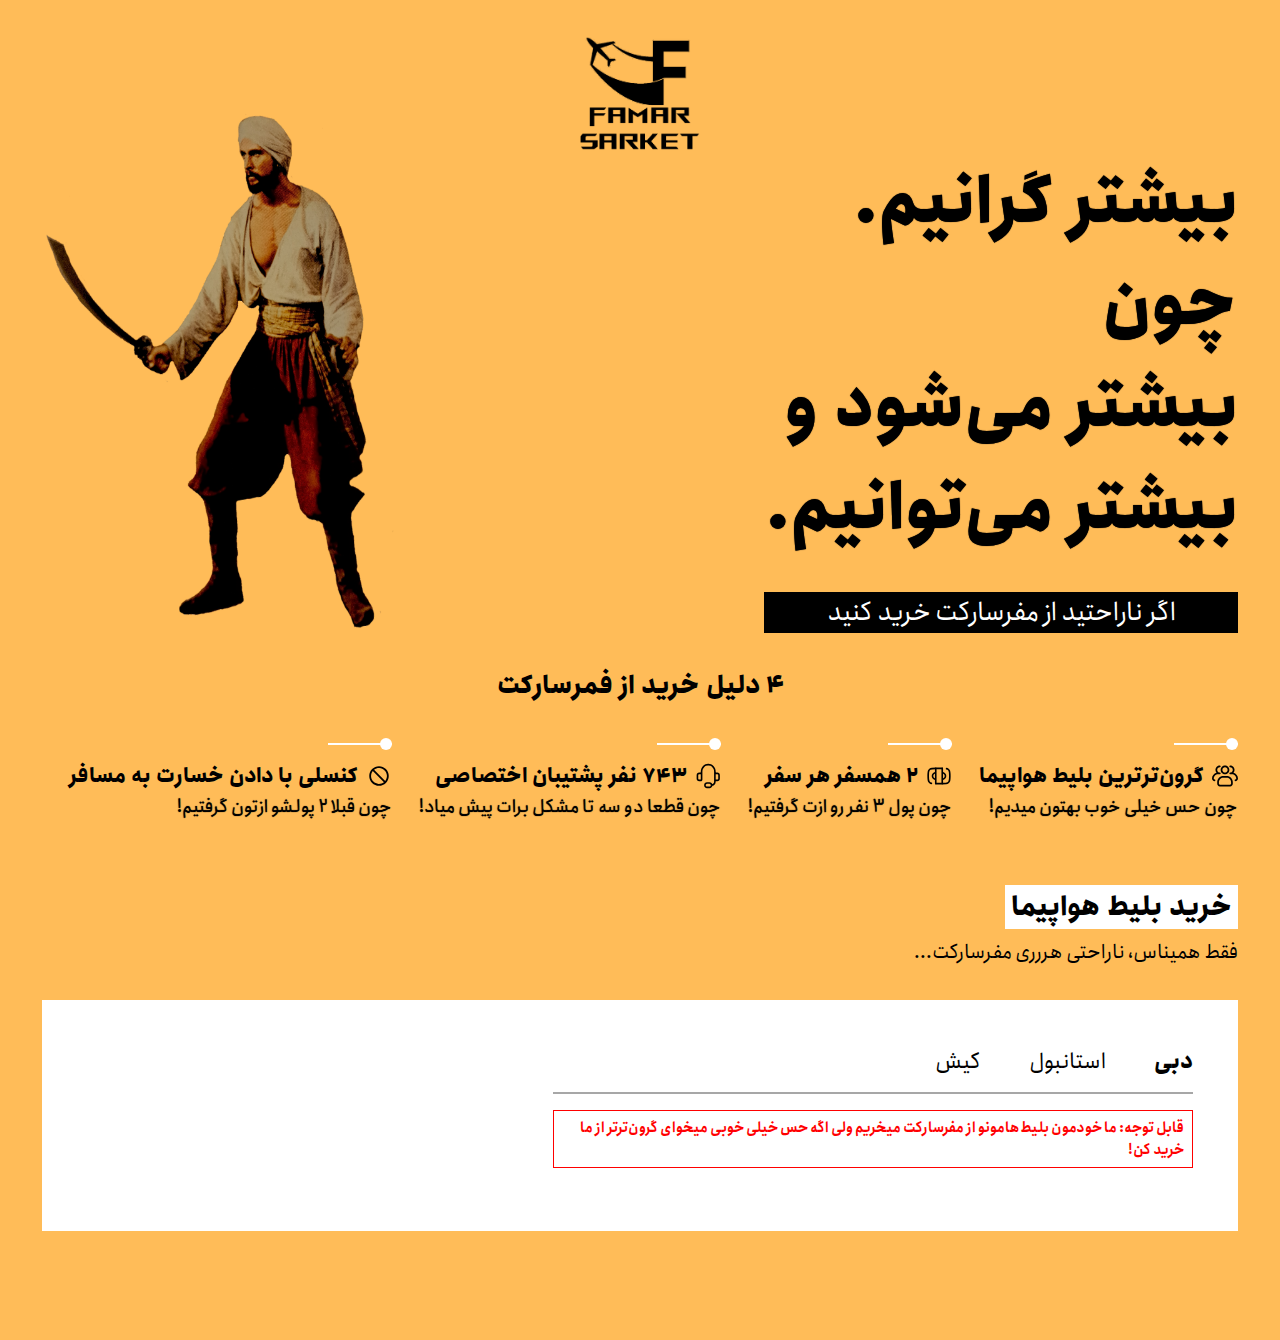
<file: index.html>
<html xmlns="http://www.w3.org/1999/xhtml" lang="en">


	<meta HTTP-EQUIV="Refresh" CONTENT="0; URL=famarsarket.com/index.html">


<!-- ==================== Start epilogue ==================== -->
</body>

</html>
</file>
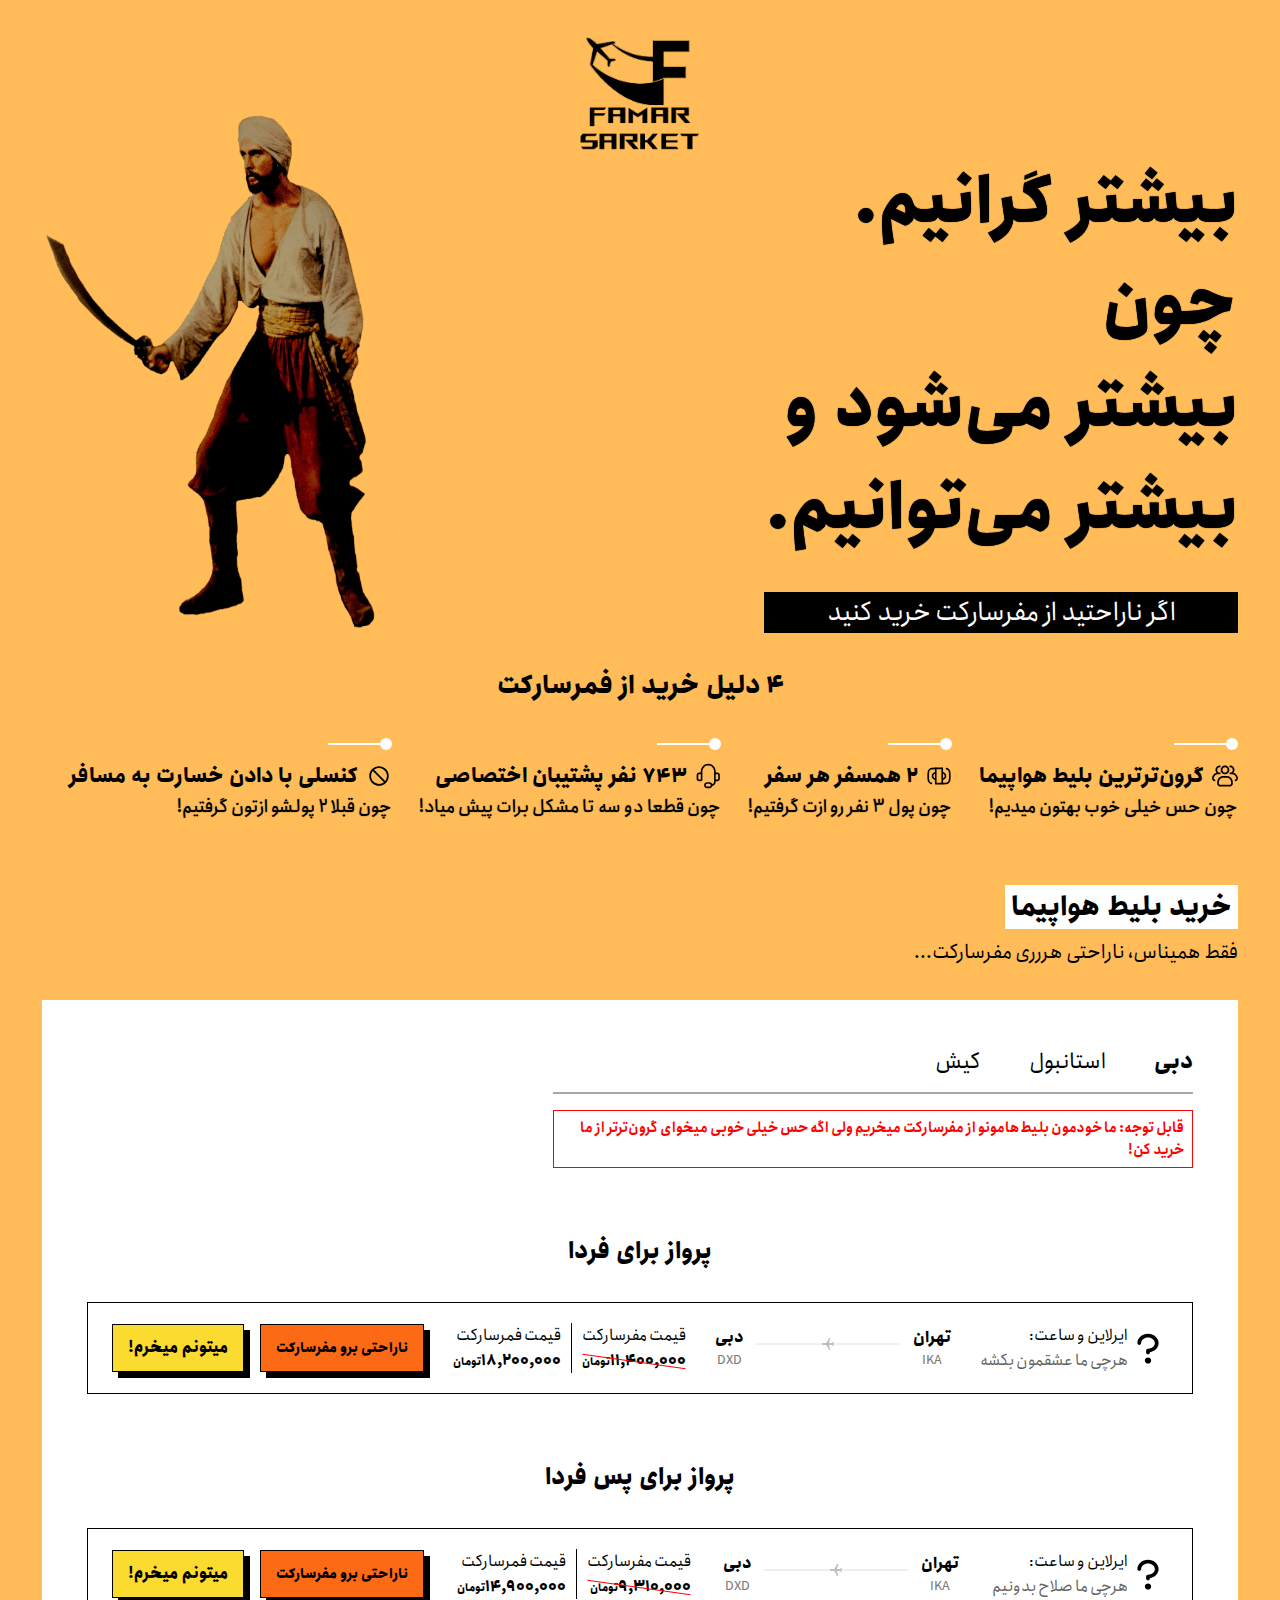
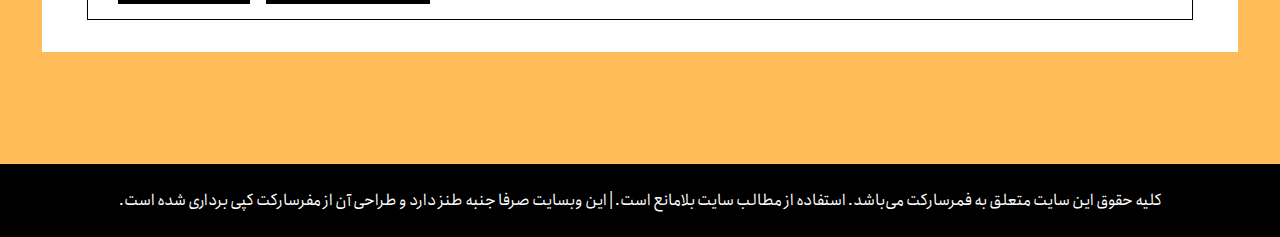
<file: famarsarket.com/index.html>
<!doctype html>
<html dir="rtl" lang="fa-IR">

<!-- Mirrored from mafarsarket.com/ | دوستون دارم -->
<meta http-equiv="content-type" content="text/html;charset=UTF-8" />
<head>
    <meta charset="UTF-8">
    <meta name="viewport" content="width=device-width, shrink-to-fit=no, initial-scale=0.9, maximum-scale=0.9, user-scalable=0">
    <meta name='robots' content='index, follow, max-image-preview:large, max-snippet:-1, max-video-preview:-1' />
    <title>فمرسارکت: خرید گران‌ترترین بلیط هواپیما، چون  بیشتر می‌شود و بیشتر می‌توانیم!</title>
    <meta name="description" content="در فمرسارکت بلیط هواپیما را با بیشترین سود ممکن به شما می‌فروشیم. اگه ناراحتید از مفرسارکت خرید کنید!" />
    <link rel="canonical" href="index.html" />
    <meta property="og:locale" content="fa_IR" />
    <meta property="og:site_name" content="فمر سارکت" />
    <link rel="stylesheet" href="style5e1f.css?v=2" media="all">
    <link rel="shortcut icon" href="assets/images/fav.png" />
    <!-- Google tag (gtag.js) -->
    <script async src="https://www.googletagmanager.com/gtag/js?id=G-WNMT9Z3P2P"></script>
    <script>
        window.dataLayer = window.dataLayer || [];
        function gtag(){dataLayer.push(arguments);}
        gtag('js', new Date());

        gtag('config', 'G-WNMT9Z3P2P');
    </script>
</head>
<body>
<div class="container">
    <header>
        <img src="assets/images/logo.png" alt="فمر سارکت">
    </header>
    <section class="intro">
        <div>
            <h1>
                بیشتر گرانیم.
                <br>
                چون<br>
                 بیشتر می‌شود و
                <br>
                بیشتر می‌توانیم.
            </h1>
            <a href="https://mafarsarket.com"><span>اگر ناراحتید از مفر‌‌‌سارکت خرید کنید</span></a>
        </div>
        <img src="assets/images/honest.png" alt="">
    </section>
    <div>
        <h2>۴ دلیل خرید از فمرسارکت</h2>
        <section class="properties">
            <div>
                <div>
                    <svg xmlns="http://www.w3.org/2000/svg" width="30" height="32" viewBox="0 0 30 32" fill="none">
                        <path d="M15 14C13.6739 14 12.4021 13.4732 11.4645 12.5355C10.5268 11.5979 10 10.3261 10 9C10 7.67392 10.5268 6.40215 11.4645 5.46447C12.4021 4.52678 13.6739 4 15 4C16.3261 4 17.5979 4.52678 18.5355 5.46447C19.4732 6.40215 20 7.67392 20 9C20 10.3261 19.4732 11.5979 18.5355 12.5355C17.5979 13.4732 16.3261 14 15 14ZM15 6C13.34 6 12 7.34 12 9C12 10.66 13.34 12 15 12C16.66 12 18 10.66 18 9C18 7.34 16.66 6 15 6Z" fill="black"/>
                        <path d="M27 22C26.44 22 26 21.56 26 21C26 20.44 26.44 20 27 20C27.56 20 28 19.56 28 19C28 17.6739 27.4732 16.4021 26.5355 15.4645C25.5979 14.5268 24.3261 14 23 14H21C20.44 14 20 13.56 20 13C20 12.44 20.44 12 21 12C22.66 12 24 10.66 24 9C24 7.34 22.66 6 21 6C20.44 6 20 5.56 20 5C20 4.44 20.44 4 21 4C22.3261 4 23.5979 4.52678 24.5355 5.46447C25.4732 6.40215 26 7.67392 26 9C26 10.24 25.56 11.36 24.8 12.24C27.78 13.04 30 15.76 30 19C30 20.66 28.66 22 27 22ZM3 22C1.34 22 0 20.66 0 19C0 15.76 2.2 13.04 5.2 12.24C4.46 11.36 4 10.24 4 9C4 7.67392 4.52678 6.40215 5.46447 5.46447C6.40215 4.52678 7.67392 4 9 4C9.56 4 10 4.44 10 5C10 5.56 9.56 6 9 6C7.34 6 6 7.34 6 9C6 10.66 7.34 12 9 12C9.56 12 10 12.44 10 13C10 13.56 9.56 14 9 14H7C5.67392 14 4.40215 14.5268 3.46447 15.4645C2.52678 16.4021 2 17.6739 2 19C2 19.56 2.44 20 3 20C3.56 20 4 20.44 4 21C4 21.56 3.56 22 3 22ZM21 28H9C7.34 28 6 26.66 6 25V23C6 19.14 9.14 16 13 16H17C20.86 16 24 19.14 24 23V25C24 26.66 22.66 28 21 28ZM13 18C11.6739 18 10.4021 18.5268 9.46447 19.4645C8.52678 20.4021 8 21.6739 8 23V25C8 25.56 8.44 26 9 26H21C21.56 26 22 25.56 22 25V23C22 21.6739 21.4732 20.4021 20.5355 19.4645C19.5979 18.5268 18.3261 18 17 18H13Z" fill="black"/>
                    </svg>
                    <b>گرون‌ترترین بلیط هواپیما</b>
                </div>
                <span>چون حس خیلی خوب بهتون میدیم!</span>
            </div>
            <div>
                <div>
                    <svg xmlns="http://www.w3.org/2000/svg" width="32" height="32" viewBox="0 0 32 32" fill="none">
                        <path d="M20 6.66666H12C8.25469 6.66666 6.38269 6.66666 5.03735 7.56532C4.45476 7.95454 3.95457 8.45473 3.56535 9.03732C2.66669 10.3827 2.66669 12.2533 2.66669 16C2.66669 19.7467 2.66669 21.6173 3.56535 22.9627C3.95457 23.5452 4.45476 24.0454 5.03735 24.4347C5.50002 24.744 6.02402 24.9467 6.66669 25.08M12 25.3333H20C23.7454 25.3333 25.6174 25.3333 26.9627 24.4347C27.5453 24.0454 28.0455 23.5452 28.4347 22.9627C29.3334 21.6173 29.3334 19.7467 29.3334 16C29.3334 12.2533 29.3334 10.3827 28.4347 9.03732C28.0455 8.45473 27.5453 7.95454 26.9627 7.56532C26.5 7.25599 25.976 7.05332 25.3334 6.91999" stroke="black" stroke-width="2" stroke-linecap="round"/>
                        <path d="M12 12C10.9391 12 9.92172 12.4214 9.17157 13.1716C8.42143 13.9217 8 14.9391 8 16C8 17.0609 8.42143 18.0783 9.17157 18.8284C9.92172 19.5786 10.9391 20 12 20M20 12C21.0609 12 22.0783 12.4214 22.8284 13.1716C23.5786 13.9217 24 14.9391 24 16C24 17.0609 23.5786 18.0783 22.8284 18.8284C22.0783 19.5786 21.0609 20 20 20" stroke="black" stroke-width="2"/>
                        <path d="M12 6.66666V25.3333M20 6.66666V25.3333" stroke="black" stroke-width="2" stroke-linecap="round"/>
                    </svg>
                    <b>۲ همسفر هر سفر</b>
                </div>
                <span>چون پول ۳ نفر رو ازت گرفتیم!</span>
            </div>
            <div>
                <div>
                    <svg xmlns="http://www.w3.org/2000/svg" width="32" height="32" viewBox="0 0 32 32" fill="none">
                        <path d="M8.11538 16.0007V10.3363C8.13137 9.22292 8.35591 8.12377 8.77617 7.10186C9.19642 6.07994 9.80411 5.15536 10.5644 4.38107C11.3247 3.60679 12.2227 2.99803 13.2069 2.58968C14.1912 2.18132 15.2423 1.9814 16.3 2.00136C17.3577 1.9814 18.4088 2.18132 19.3931 2.58968C20.3773 2.99803 21.2753 3.60679 22.0356 4.38107C22.7959 5.15536 23.4036 6.07994 23.8238 7.10186C24.2441 8.12377 24.4686 9.22292 24.4846 10.3363V16.0007M20.3923 27.3078C21.4777 27.3078 22.5185 26.854 23.286 26.0462C24.0535 25.2384 24.4846 24.1428 24.4846 23.0003V18.1544M20.3923 27.3078C20.3923 28.0218 20.1228 28.7066 19.6432 29.2115C19.1635 29.7164 18.513 30 17.8346 30H14.7654C14.087 30 13.4365 29.7164 12.9568 29.2115C12.4772 28.7066 12.2077 28.0218 12.2077 27.3078C12.2077 26.5938 12.4772 25.909 12.9568 25.4042C13.4365 24.8993 14.087 24.6156 14.7654 24.6156H17.8346C18.513 24.6156 19.1635 24.8993 19.6432 25.4042C20.1228 25.909 20.3923 26.5938 20.3923 27.3078ZM5.04615 12.7701H7.09231C7.36364 12.7701 7.62387 12.8835 7.81573 13.0855C8.0076 13.2874 8.11538 13.5613 8.11538 13.8469V20.3082C8.11538 20.5938 8.0076 20.8677 7.81573 21.0696C7.62387 21.2716 7.36364 21.385 7.09231 21.385H5.04615C4.50348 21.385 3.98303 21.1581 3.5993 20.7542C3.21558 20.3503 3 19.8025 3 19.2313V14.9238C3 14.3526 3.21558 13.8048 3.5993 13.4009C3.98303 12.997 4.50348 12.7701 5.04615 12.7701ZM27.5538 21.385H25.5077C25.2364 21.385 24.9761 21.2716 24.7843 21.0696C24.5924 20.8677 24.4846 20.5938 24.4846 20.3082V13.8469C24.4846 13.5613 24.5924 13.2874 24.7843 13.0855C24.9761 12.8835 25.2364 12.7701 25.5077 12.7701H27.5538C28.0965 12.7701 28.617 12.997 29.0007 13.4009C29.3844 13.8048 29.6 14.3526 29.6 14.9238V19.2313C29.6 19.8025 29.3844 20.3503 29.0007 20.7542C28.617 21.1581 28.0965 21.385 27.5538 21.385Z" stroke="black" stroke-width="2" stroke-linecap="round" stroke-linejoin="round"/>
                    </svg>
                    <b>۷۴۳ نفر پشتیبان اختصاصی</b>
                </div>
                <span>چون قطعا دو سه تا مشکل برات پیش میاد!</span>
            </div>
            <div>
                <div>
                    <svg xmlns="http://www.w3.org/2000/svg" width="32" height="32" viewBox="0 0 32 32" fill="none">
                        <path fill-rule="evenodd" clip-rule="evenodd" d="M22.0525 23.644C20.178 25.1284 17.8234 25.8722 15.4363 25.734C13.0492 25.5959 10.7961 24.5853 9.1054 22.8946C7.41466 21.2039 6.40415 18.9508 6.26598 16.5637C6.12781 14.1766 6.87162 11.822 8.356 9.9475L22.0525 23.644ZM23.644 22.054L9.9475 8.3545C11.822 6.87012 14.1766 6.12631 16.5637 6.26448C18.9508 6.40265 21.2039 7.41316 22.8946 9.1039C24.5853 10.7946 25.5959 13.0477 25.734 15.4348C25.8722 17.8219 25.1284 20.1765 23.644 22.051V22.054ZM28 16C28 19.1826 26.7357 22.2348 24.4853 24.4853C22.2348 26.7357 19.1826 28 16 28C12.8174 28 9.76516 26.7357 7.51472 24.4853C5.26428 22.2348 4 19.1826 4 16C4 12.8174 5.26428 9.76516 7.51472 7.51472C9.76516 5.26428 12.8174 4 16 4C19.1826 4 22.2348 5.26428 24.4853 7.51472C26.7357 9.76516 28 12.8174 28 16Z" fill="black"/>
                    </svg>
                    <b>کنسلی با دادن خسارت به مسافر</b>
                </div>
                <span>چون قبلا ۲ پولشو ازتون گرفتیم!</span>
            </div>
        </section>
    </div>
    <div>
        <h3>خرید بلیط هواپیما</h3>
        <p class="text-20">فقط همیناس، ناراحتی هررری مفرسارکت...</p>
    </div>
    <section class="flight-box">
        <div class="max-w-600">
            <ul>
                <li>دبی</li>
                <li>استانبول</li>
                <li>کیش</li>
            </ul>
            <p class="alert">قابل توجه: ما خودمون بلیط‌هامونو از مفرسارکت میخریم ولی اگه حس خیلی خوبی میخوای گرون‌ترتر از ما خرید کن!</p>
        </div>
        <div class="flight-list">
    <b>پرواز برای فردا</b>
    <div class="flight-item" data-city="DXD" data-date="2024-09-13">
        <div>
            <svg width="40" height="40" viewBox="0 0 40 40" fill="none" xmlns="http://www.w3.org/2000/svg">
                <path d="M30.625 15C30.625 19.6047 26.8422 23.4453 21.875 24.2281V24.375C21.875 24.8723 21.6775 25.3492 21.3258 25.7008C20.9742 26.0525 20.4973 26.25 20 26.25C19.5027 26.25 19.0258 26.0525 18.6742 25.7008C18.3225 25.3492 18.125 24.8723 18.125 24.375V22.5C18.125 22.0027 18.3225 21.5258 18.6742 21.1742C19.0258 20.8225 19.5027 20.625 20 20.625C23.7906 20.625 26.875 18.1016 26.875 15C26.875 11.8984 23.7906 9.375 20 9.375C16.2094 9.375 13.125 11.8984 13.125 15C13.125 15.4973 12.9275 15.9742 12.5758 16.3258C12.2242 16.6775 11.7473 16.875 11.25 16.875C10.7527 16.875 10.2758 16.6775 9.92417 16.3258C9.57254 15.9742 9.375 15.4973 9.375 15C9.375 9.83125 14.1406 5.625 20 5.625C25.8594 5.625 30.625 9.83125 30.625 15ZM20 29.375C19.3819 29.375 18.7777 29.5583 18.2638 29.9017C17.7499 30.245 17.3494 30.7331 17.1129 31.3041C16.8764 31.8751 16.8145 32.5035 16.935 33.1097C17.0556 33.7158 17.3533 34.2727 17.7903 34.7097C18.2273 35.1467 18.7842 35.4444 19.3903 35.565C19.9965 35.6855 20.6249 35.6236 21.1959 35.3871C21.7669 35.1506 22.255 34.7501 22.5983 34.2362C22.9417 33.7223 23.125 33.1181 23.125 32.5C23.125 31.6712 22.7958 30.8763 22.2097 30.2903C21.6237 29.7042 20.8288 29.375 20 29.375Z" fill="black"/>
            </svg>
            <div class="flight-date">
                <b>ایرلاین و ساعت:</b>
                <span>هرچی ما عشقمون بکشه</span>
            </div>
        </div>
        <div class="flight-destination">
            <div>
                <b>تهران</b>
                <span>IKA</span>
            </div>
            <svg width="154" height="20" viewBox="0 0 154 20" fill="none" xmlns="http://www.w3.org/2000/svg">
                <g>
                    <path d="M5 6L149 6.00001" stroke="#D9E2E7" stroke-linecap="round"/>
                    <path d="M79.4 5.2429e-07L78.2 5.17511e-07L75.2 5.05263L71.9 5.05263C71.6613 5.05263 71.4324 5.15244 71.2636 5.33011C71.0948 5.50778 71 5.74874 71 6C71 6.25126 71.0948 6.49222 71.2636 6.66989C71.4324 6.84756 71.6613 6.94737 71.9 6.94737L75.2 6.94737L78.2 12L79.4 12L77.9 6.94737L81.2 6.94737L82.1 8.21053L83 8.21053L82.4 6L83 3.78947L82.1 3.78947L81.2 5.05263L77.9 5.05263L79.4 5.2429e-07Z" fill="#B9C1C7"/>
                </g>
            </svg>
            <div>
                <b>دبی</b>
                <span>DXD</span>
            </div>
        </div>
        <div class="flight-prices">
            <div>
                <span>قیمت مفرسارکت</span>
                <b>11,400,000</b>
            </div>
            <i></i>
            <div>
                <span>قیمت فمرسارکت</span>
                <b>18,200,000</b>
            </div>
        </div>
        <div class="flight-buttons">
            <a class="button orange" href="https://mafarsarket.com">ناراحتی برو مفرسارکت</a>
            <a class="button start">میتونم میخرم!</a>
        </div>
    </div>
    <b>پرواز برای پس فردا</b>
    <div class="flight-item" data-city="DXD" data-date="2024-09-14">
        <div>
            <svg width="40" height="40" viewBox="0 0 40 40" fill="none" xmlns="http://www.w3.org/2000/svg">
                <path d="M30.625 15C30.625 19.6047 26.8422 23.4453 21.875 24.2281V24.375C21.875 24.8723 21.6775 25.3492 21.3258 25.7008C20.9742 26.0525 20.4973 26.25 20 26.25C19.5027 26.25 19.0258 26.0525 18.6742 25.7008C18.3225 25.3492 18.125 24.8723 18.125 24.375V22.5C18.125 22.0027 18.3225 21.5258 18.6742 21.1742C19.0258 20.8225 19.5027 20.625 20 20.625C23.7906 20.625 26.875 18.1016 26.875 15C26.875 11.8984 23.7906 9.375 20 9.375C16.2094 9.375 13.125 11.8984 13.125 15C13.125 15.4973 12.9275 15.9742 12.5758 16.3258C12.2242 16.6775 11.7473 16.875 11.25 16.875C10.7527 16.875 10.2758 16.6775 9.92417 16.3258C9.57254 15.9742 9.375 15.4973 9.375 15C9.375 9.83125 14.1406 5.625 20 5.625C25.8594 5.625 30.625 9.83125 30.625 15ZM20 29.375C19.3819 29.375 18.7777 29.5583 18.2638 29.9017C17.7499 30.245 17.3494 30.7331 17.1129 31.3041C16.8764 31.8751 16.8145 32.5035 16.935 33.1097C17.0556 33.7158 17.3533 34.2727 17.7903 34.7097C18.2273 35.1467 18.7842 35.4444 19.3903 35.565C19.9965 35.6855 20.6249 35.6236 21.1959 35.3871C21.7669 35.1506 22.255 34.7501 22.5983 34.2362C22.9417 33.7223 23.125 33.1181 23.125 32.5C23.125 31.6712 22.7958 30.8763 22.2097 30.2903C21.6237 29.7042 20.8288 29.375 20 29.375Z" fill="black"/>
            </svg>
            <div class="flight-date">
                <b>ایرلاین و ساعت:</b>
                <span>هرچی ما صلاح بدونیم</span>
            </div>
        </div>
        <div class="flight-destination">
            <div>
                <b>تهران</b>
                <span>IKA</span>
            </div>
            <svg width="154" height="20" viewBox="0 0 154 20" fill="none" xmlns="http://www.w3.org/2000/svg">
                <g>
                    <path d="M5 6L149 6.00001" stroke="#D9E2E7" stroke-linecap="round"/>
                    <path d="M79.4 5.2429e-07L78.2 5.17511e-07L75.2 5.05263L71.9 5.05263C71.6613 5.05263 71.4324 5.15244 71.2636 5.33011C71.0948 5.50778 71 5.74874 71 6C71 6.25126 71.0948 6.49222 71.2636 6.66989C71.4324 6.84756 71.6613 6.94737 71.9 6.94737L75.2 6.94737L78.2 12L79.4 12L77.9 6.94737L81.2 6.94737L82.1 8.21053L83 8.21053L82.4 6L83 3.78947L82.1 3.78947L81.2 5.05263L77.9 5.05263L79.4 5.2429e-07Z" fill="#B9C1C7"/>
                </g>

            </svg>
            <div>
                <b>دبی</b>
                <span>DXD</span>
            </div>
        </div>
        <div class="flight-prices">
            <div>
                <span>قیمت مفرسارکت</span>
                <b>9,310,000</b>
            </div>
            <i></i>
            <div>
                <span>قیمت فمرسارکت</span>
                <b>14,900,000</b>
            </div>
        </div>
        <div class="flight-buttons">
            <a class="button orange" href="https://mafarsarket.com">ناراحتی برو مفرسارکت</a>
            <a class="button start">میتونم میخرم!</a>
        </div>
    </div>
</div><div class="flight-list">
    <b>پرواز برای فردا</b>
    <div class="flight-item" data-city="IST" data-date="2024-09-13">
        <div>
            <svg width="40" height="40" viewBox="0 0 40 40" fill="none" xmlns="http://www.w3.org/2000/svg">
                <path d="M30.625 15C30.625 19.6047 26.8422 23.4453 21.875 24.2281V24.375C21.875 24.8723 21.6775 25.3492 21.3258 25.7008C20.9742 26.0525 20.4973 26.25 20 26.25C19.5027 26.25 19.0258 26.0525 18.6742 25.7008C18.3225 25.3492 18.125 24.8723 18.125 24.375V22.5C18.125 22.0027 18.3225 21.5258 18.6742 21.1742C19.0258 20.8225 19.5027 20.625 20 20.625C23.7906 20.625 26.875 18.1016 26.875 15C26.875 11.8984 23.7906 9.375 20 9.375C16.2094 9.375 13.125 11.8984 13.125 15C13.125 15.4973 12.9275 15.9742 12.5758 16.3258C12.2242 16.6775 11.7473 16.875 11.25 16.875C10.7527 16.875 10.2758 16.6775 9.92417 16.3258C9.57254 15.9742 9.375 15.4973 9.375 15C9.375 9.83125 14.1406 5.625 20 5.625C25.8594 5.625 30.625 9.83125 30.625 15ZM20 29.375C19.3819 29.375 18.7777 29.5583 18.2638 29.9017C17.7499 30.245 17.3494 30.7331 17.1129 31.3041C16.8764 31.8751 16.8145 32.5035 16.935 33.1097C17.0556 33.7158 17.3533 34.2727 17.7903 34.7097C18.2273 35.1467 18.7842 35.4444 19.3903 35.565C19.9965 35.6855 20.6249 35.6236 21.1959 35.3871C21.7669 35.1506 22.255 34.7501 22.5983 34.2362C22.9417 33.7223 23.125 33.1181 23.125 32.5C23.125 31.6712 22.7958 30.8763 22.2097 30.2903C21.6237 29.7042 20.8288 29.375 20 29.375Z" fill="black"/>
            </svg>
            <div class="flight-date">
                <b>ایرلاین و ساعت:</b>
                <span>هرچی ما صلاح بدونیم</span>
            </div>
        </div>
        <div class="flight-destination">
            <div>
                <b>تهران</b>
                <span>IKA</span>
            </div>
            <svg width="154" height="20" viewBox="0 0 154 20" fill="none" xmlns="http://www.w3.org/2000/svg">
                <g>
                    <path d="M5 6L149 6.00001" stroke="#D9E2E7" stroke-linecap="round"/>
                    <path d="M79.4 5.2429e-07L78.2 5.17511e-07L75.2 5.05263L71.9 5.05263C71.6613 5.05263 71.4324 5.15244 71.2636 5.33011C71.0948 5.50778 71 5.74874 71 6C71 6.25126 71.0948 6.49222 71.2636 6.66989C71.4324 6.84756 71.6613 6.94737 71.9 6.94737L75.2 6.94737L78.2 12L79.4 12L77.9 6.94737L81.2 6.94737L82.1 8.21053L83 8.21053L82.4 6L83 3.78947L82.1 3.78947L81.2 5.05263L77.9 5.05263L79.4 5.2429e-07Z" fill="#B9C1C7"/>
                </g>
            </svg>
            <div>
                <b>استانبول</b>
                <span>IST</span>
            </div>
        </div>
        <div class="flight-prices">
            <div>
                <span>قیمت مفرسارکت</span>
                <b>10,590,000</b>
            </div>
            <i></i>
            <div>
                <span>قیمت فمرسارکت</span>
                <b>16,900,000</b>
            </div>
        </div>
        <div class="flight-buttons">
            <a class="button orange" href="https://mafarsarket.com">ناراحتی برو مفرسارکت</a>
            <a class="button start">میتونم میخرم!</a>
        </div>
    </div>
    <b>پرواز برای پس فردا</b>
    <div class="flight-item" data-city="IST" data-date="2024-09-14">
        <div>
            <svg width="40" height="40" viewBox="0 0 40 40" fill="none" xmlns="http://www.w3.org/2000/svg">
                <path d="M30.625 15C30.625 19.6047 26.8422 23.4453 21.875 24.2281V24.375C21.875 24.8723 21.6775 25.3492 21.3258 25.7008C20.9742 26.0525 20.4973 26.25 20 26.25C19.5027 26.25 19.0258 26.0525 18.6742 25.7008C18.3225 25.3492 18.125 24.8723 18.125 24.375V22.5C18.125 22.0027 18.3225 21.5258 18.6742 21.1742C19.0258 20.8225 19.5027 20.625 20 20.625C23.7906 20.625 26.875 18.1016 26.875 15C26.875 11.8984 23.7906 9.375 20 9.375C16.2094 9.375 13.125 11.8984 13.125 15C13.125 15.4973 12.9275 15.9742 12.5758 16.3258C12.2242 16.6775 11.7473 16.875 11.25 16.875C10.7527 16.875 10.2758 16.6775 9.92417 16.3258C9.57254 15.9742 9.375 15.4973 9.375 15C9.375 9.83125 14.1406 5.625 20 5.625C25.8594 5.625 30.625 9.83125 30.625 15ZM20 29.375C19.3819 29.375 18.7777 29.5583 18.2638 29.9017C17.7499 30.245 17.3494 30.7331 17.1129 31.3041C16.8764 31.8751 16.8145 32.5035 16.935 33.1097C17.0556 33.7158 17.3533 34.2727 17.7903 34.7097C18.2273 35.1467 18.7842 35.4444 19.3903 35.565C19.9965 35.6855 20.6249 35.6236 21.1959 35.3871C21.7669 35.1506 22.255 34.7501 22.5983 34.2362C22.9417 33.7223 23.125 33.1181 23.125 32.5C23.125 31.6712 22.7958 30.8763 22.2097 30.2903C21.6237 29.7042 20.8288 29.375 20 29.375Z" fill="black"/>
            </svg>
            <div class="flight-date">
                <b>ایرلاین و ساعت:</b>
                <span>هرچی ما صلاح بدونیم</span>
            </div>
        </div>
        <div class="flight-destination">
            <div>
                <b>تهران</b>
                <span>IKA</span>
            </div>
            <svg width="154" height="20" viewBox="0 0 154 20" fill="none" xmlns="http://www.w3.org/2000/svg">
                <g>
                    <path d="M5 6L149 6.00001" stroke="#D9E2E7" stroke-linecap="round"/>
                    <path d="M79.4 5.2429e-07L78.2 5.17511e-07L75.2 5.05263L71.9 5.05263C71.6613 5.05263 71.4324 5.15244 71.2636 5.33011C71.0948 5.50778 71 5.74874 71 6C71 6.25126 71.0948 6.49222 71.2636 6.66989C71.4324 6.84756 71.6613 6.94737 71.9 6.94737L75.2 6.94737L78.2 12L79.4 12L77.9 6.94737L81.2 6.94737L82.1 8.21053L83 8.21053L82.4 6L83 3.78947L82.1 3.78947L81.2 5.05263L77.9 5.05263L79.4 5.2429e-07Z" fill="#B9C1C7"/>
                </g>
            </svg>
            <div>
                <b>استانبول</b>
                <span>IST</span>
            </div>
        </div>
        <div class="flight-prices">
            <div>
                <span>قیمت مفرسارکت</span>
                <b>9,140,000</b>
            </div>
            <i></i>
            <div>
                <span>قیمت فمرسارکت</span>
                <b>14,600,000</b>
            </div>
        </div>
        <div class="flight-buttons">
            <a class="button orange" href="https://mafarsarket.com">ناراحتی برو مفرسارکت</a>
            <a class="button start" >میتونم میخرم!</a>
        </div>
    </div>
</div>
<div class="flight-list">
    <b>پرواز برای فردا</b>
    <div class="flight-item" data-city="KIH" data-date="2024-09-13">
        <div>
            <svg width="40" height="40" viewBox="0 0 40 40" fill="none" xmlns="http://www.w3.org/2000/svg">
                <path d="M30.625 15C30.625 19.6047 26.8422 23.4453 21.875 24.2281V24.375C21.875 24.8723 21.6775 25.3492 21.3258 25.7008C20.9742 26.0525 20.4973 26.25 20 26.25C19.5027 26.25 19.0258 26.0525 18.6742 25.7008C18.3225 25.3492 18.125 24.8723 18.125 24.375V22.5C18.125 22.0027 18.3225 21.5258 18.6742 21.1742C19.0258 20.8225 19.5027 20.625 20 20.625C23.7906 20.625 26.875 18.1016 26.875 15C26.875 11.8984 23.7906 9.375 20 9.375C16.2094 9.375 13.125 11.8984 13.125 15C13.125 15.4973 12.9275 15.9742 12.5758 16.3258C12.2242 16.6775 11.7473 16.875 11.25 16.875C10.7527 16.875 10.2758 16.6775 9.92417 16.3258C9.57254 15.9742 9.375 15.4973 9.375 15C9.375 9.83125 14.1406 5.625 20 5.625C25.8594 5.625 30.625 9.83125 30.625 15ZM20 29.375C19.3819 29.375 18.7777 29.5583 18.2638 29.9017C17.7499 30.245 17.3494 30.7331 17.1129 31.3041C16.8764 31.8751 16.8145 32.5035 16.935 33.1097C17.0556 33.7158 17.3533 34.2727 17.7903 34.7097C18.2273 35.1467 18.7842 35.4444 19.3903 35.565C19.9965 35.6855 20.6249 35.6236 21.1959 35.3871C21.7669 35.1506 22.255 34.7501 22.5983 34.2362C22.9417 33.7223 23.125 33.1181 23.125 32.5C23.125 31.6712 22.7958 30.8763 22.2097 30.2903C21.6237 29.7042 20.8288 29.375 20 29.375Z" fill="black"/>
            </svg>
            <div class="flight-date">
                <b>ایرلاین و ساعت:</b>
                <span>هرچی ما صلاح بدونیم</span>
            </div>
        </div>
        <div class="flight-destination">
            <div>
                <b>تهران</b>
                <span>IKA</span>
            </div>
            <svg width="154" height="20" viewBox="0 0 154 20" fill="none" xmlns="http://www.w3.org/2000/svg">
                <g>
                    <path d="M5 6L149 6.00001" stroke="#D9E2E7" stroke-linecap="round"/>
                    <path d="M79.4 5.2429e-07L78.2 5.17511e-07L75.2 5.05263L71.9 5.05263C71.6613 5.05263 71.4324 5.15244 71.2636 5.33011C71.0948 5.50778 71 5.74874 71 6C71 6.25126 71.0948 6.49222 71.2636 6.66989C71.4324 6.84756 71.6613 6.94737 71.9 6.94737L75.2 6.94737L78.2 12L79.4 12L77.9 6.94737L81.2 6.94737L82.1 8.21053L83 8.21053L82.4 6L83 3.78947L82.1 3.78947L81.2 5.05263L77.9 5.05263L79.4 5.2429e-07Z" fill="#B9C1C7"/>
                </g>
            </svg>
            <div>
                <b>کیش</b>
                <span>KIH</span>
            </div>
        </div>
        <div class="flight-prices">
            <div>
                <span>قیمت مفرسارکت</span>
                <b>5,770,000</b>
            </div>
            <i></i>
            <div>
                <span>قیمت فمرسارکت</span>
                <b>9,220,000</b>
            </div>
        </div>
        <div class="flight-buttons">
            <a class="button orange" href="https://mafarsarket.com">ناراحتی برو مفرسارکت</a>
            <a class="button start">میتونم میخرم!</a>
        </div>
    </div>
    <b>پرواز برای پس فردا</b>
    <div class="flight-item" data-city="KIH" data-date="2024-09-14">
        <div>
            <svg width="40" height="40" viewBox="0 0 40 40" fill="none" xmlns="http://www.w3.org/2000/svg">
                <path d="M30.625 15C30.625 19.6047 26.8422 23.4453 21.875 24.2281V24.375C21.875 24.8723 21.6775 25.3492 21.3258 25.7008C20.9742 26.0525 20.4973 26.25 20 26.25C19.5027 26.25 19.0258 26.0525 18.6742 25.7008C18.3225 25.3492 18.125 24.8723 18.125 24.375V22.5C18.125 22.0027 18.3225 21.5258 18.6742 21.1742C19.0258 20.8225 19.5027 20.625 20 20.625C23.7906 20.625 26.875 18.1016 26.875 15C26.875 11.8984 23.7906 9.375 20 9.375C16.2094 9.375 13.125 11.8984 13.125 15C13.125 15.4973 12.9275 15.9742 12.5758 16.3258C12.2242 16.6775 11.7473 16.875 11.25 16.875C10.7527 16.875 10.2758 16.6775 9.92417 16.3258C9.57254 15.9742 9.375 15.4973 9.375 15C9.375 9.83125 14.1406 5.625 20 5.625C25.8594 5.625 30.625 9.83125 30.625 15ZM20 29.375C19.3819 29.375 18.7777 29.5583 18.2638 29.9017C17.7499 30.245 17.3494 30.7331 17.1129 31.3041C16.8764 31.8751 16.8145 32.5035 16.935 33.1097C17.0556 33.7158 17.3533 34.2727 17.7903 34.7097C18.2273 35.1467 18.7842 35.4444 19.3903 35.565C19.9965 35.6855 20.6249 35.6236 21.1959 35.3871C21.7669 35.1506 22.255 34.7501 22.5983 34.2362C22.9417 33.7223 23.125 33.1181 23.125 32.5C23.125 31.6712 22.7958 30.8763 22.2097 30.2903C21.6237 29.7042 20.8288 29.375 20 29.375Z" fill="black"/>
            </svg>
            <div class="flight-date">
                <b>ایرلاین و ساعت:</b>
                <span>هرچی ما صلاح بدونیم</span>
            </div>
        </div>
        <div class="flight-destination">
            <div>
                <b>تهران</b>
                <span>IKA</span>
            </div>
            <svg width="154" height="20" viewBox="0 0 154 20" fill="none" xmlns="http://www.w3.org/2000/svg">
                <g>
                    <path d="M5 6L149 6.00001" stroke="#D9E2E7" stroke-linecap="round"/>
                    <path d="M79.4 5.2429e-07L78.2 5.17511e-07L75.2 5.05263L71.9 5.05263C71.6613 5.05263 71.4324 5.15244 71.2636 5.33011C71.0948 5.50778 71 5.74874 71 6C71 6.25126 71.0948 6.49222 71.2636 6.66989C71.4324 6.84756 71.6613 6.94737 71.9 6.94737L75.2 6.94737L78.2 12L79.4 12L77.9 6.94737L81.2 6.94737L82.1 8.21053L83 8.21053L82.4 6L83 3.78947L82.1 3.78947L81.2 5.05263L77.9 5.05263L79.4 5.2429e-07Z" fill="#B9C1C7"/>
                </g>
            </svg>
            <div>
                <b>کیش</b>
                <span>KIH</span>
            </div>
        </div>
        <div class="flight-prices">
            <div>
                <span>قیمت مفرسارکت</span>
                <b>5,610,000</b>
            </div>
            <i></i>
            <div>
                <span>قیمت فمرسارکت</span>
                <b>9,000,000</b>
            </div>
        </div>
        <div class="flight-buttons">
            <a class="button orange" href="https://mafarsarket.com">ناراحتی برو مفرسارکت</a>
            <a class="button start">میتونم میخرم!</a>
        </div>
    </div>
</div>    </section>
</div>
<footer>
    کلیه حقوق این سایت متعلق به فمرسارکت می‌باشد. استفاده از مطالب سایت بلامانع است. | این وبسایت صرفا جنبه طنز دارد و طراحی آن از مفرسارکت کپی برداری شده است.
</footer>
<div class="bg">
    <div class="popup">
        <svg  xmlns="http://www.w3.org/2000/svg"  width="24"  height="24"  viewBox="0 0 24 24"  fill="none"  stroke="currentColor"  stroke-width="2"  stroke-linecap="round"  stroke-linejoin="round"  class="icon icon-tabler icons-tabler-outline icon-tabler-x"><path stroke="none" d="M0 0h24v24H0z" fill="none"/><path d="M18 6l-12 12" /><path d="M6 6l12 12" /></svg>
        <form action="https://mafarsarket.com/action.php" method="post">
            <h3>اطلاعات مسافر</h3>
            <label for="">
                <span>نام</span>
                <input type="text" name="name" required>
            </label>
            <label for="">
                <span>نام‌خانوادگی</span>
                <input type="text" name="lastname" required>
            </label>
            <label for="">
                <span>کد ملی</span>
                <input type="text" name="code" required>
            </label>
            <label for="">
                <span>تلفن تماس</span>
                <input type="text" name="phone" required>
            </label>
            <label for="">
                <span>تعداد مسافر</span>
                <input type="number" name="passengers" min="1" max="10" value="1">
            </label>
            <input type="hidden" name="date" value="">
            <input type="hidden" name="city" value="">
            <label for="">
                <input type="submit" class="button" value="ادامه و خرید بلیط">
            </label>
        </form>
    </div>
</div>
<script src="../cdnjs.cloudflare.com/ajax/libs/jquery/3.7.1/jquery.min.js"></script>
<script>
    jQuery(document).ready(function ($) {
        $('.flight-box li').click(function () {
            $('.flight-box li').removeClass('active');
            $(this).addClass('active');
            $('.flight-list').slideUp(300);
            $('.flight-list').eq($(this).index()).slideDown(300)
        })
        $('.flight-box li').eq(0).click()

        function toFarsiNumber(n) {
            const farsiDigits = ['۰', '۱', '۲', '۳', '۴', '۵', '۶', '۷', '۸', '۹'];

            return n
                .toString()
                .replace(/\d/g, x => farsiDigits[x]);
        }
        $('.flight-prices b').each(function () {
            $(this).html(toFarsiNumber($(this).html()))
        })
        $('.start').click(function () {
            if($(this).closest('.flight-item').attr('data-city') === 'KIH' && 0){
                alert('گرون‌فروش هستیم ولی کلاهبردار نیستیم. بخاطر قانون سقف قیمتی این بلیط در سایت ما قابل فروش نیست')
            }else {
                $('.bg').addClass('open')
                $('[name="city"]').val($(this).closest('.flight-item').attr('data-city'));
                $('[name="date"]').val($(this).closest('.flight-item').attr('data-date'));
            }
        })
        $('.bg svg').click(function () {
            $('.bg').removeClass('open')
        })

    })
</script>
</body>

<!-- Mirrored from mafarsarket.com/ | دوستون دارم -->
</html>
</file>
<file: famarsarket.com/style5e1f.css>
@font-face {
    font-family: 'anjoman';
    font-weight: 800;
    src: url('assets/fonts/AnjomanMax-Black.woff') format('woff');
    font-style: normal;
    font-display: block;
}
@font-face {
    font-family: 'anjoman';
    font-weight: 600;
    src: url('assets/fonts/Anjoman-Bold.woff2') format('woff2');
    font-style: normal;
    font-display: block;
}
@font-face {
    font-family: 'anjoman';
    font-weight: normal;
    src: url('assets/fonts/Anjoman-Regular.woff2') format('woff2');
    font-style: normal;
    font-display: block;
}
*{
    padding: 0;
    margin: 0;
    box-sizing: border-box;
}
a:link {
    text-decoration: none;
}
a:visited {
    text-decoration: none;
}
a:hover {
    text-decoration: none;
}
a:active {
    text-decoration: none;
}
li,ul{
    list-style: none;
}
body{
    font-family: 'anjoman', tahoma;
    background: #ffbc58;
}
header img{
    width: 120px;
    height: auto;
    display: block;
    margin: 0 auto;
}
.container{
    max-width: 1260px;
    padding: 32px;
    margin: 0 auto;
    min-height: 100dvh;
    display: flex;
    flex-direction: column;
    justify-content: space-between;
}
.intro div{
    max-width: 500px;
}
.intro h1{
    font-size: 68px;
    line-height: 1.5;
    text-shadow: 0 0 1px #000;
}
.intro{
    display: flex;
    justify-content: space-between;
    flex-wrap: wrap;
}
.intro span{
    text-align: center;
    background: #000;
    color: #fff;
    font-size: 26px;
    padding: 0 10px;
    margin-top: 2rem;
    display: block;
}
.intro img{
    width: 400px;
    margin-top: -3rem;
}
h2{
    text-align: center;
    margin: 2rem 0 2rem 0;
    font-weight: 900;
    font-size: 26px;
}
.properties{
    display: flex;
    flex-wrap: wrap;
    margin: 0 0 4rem 0;
}
.properties > div{
    position: relative;
    padding-top: 1.4rem;
    flex-grow: 1;
}
.properties > div:before{
    content: '';
    background: #fff;
    border-radius: 50%;
    position: absolute;
    top: 0;
    right: 0;
    width: 12px;
    height: 12px;
}
.properties > div:after{
    content: '';
    background: #fff;
    position: absolute;
    top: 5px;
    right: 0;
    width: 64px;
    height: 2px;
}
.properties b{
    font-size: 21px;
}
.properties span{
    font-size: 18px;
    text-shadow: 0 0 1px #000;
}
.properties svg{
    float: right;
    margin: 0 0 0 8px;
    width: 26px;
}
.properties > div > div{
    overflow: hidden;
}
.flight-box{
    background: #fff;
    margin-top: 2rem;
    padding: 32px 45px;
}
h3{
    background: #fff;
    display: inline;
    font-size: 28px;
    padding: 0 6px;
}
.text-20{
    margin-top: 0.5rem;
    font-size: 20px;
}
.flight-box ul{
    display: flex;
    font-size: 22px;
    gap: 3rem;
    border-bottom: 2px solid #A7A7A7;
}
.max-w-600{
    max-width: 640px;
}
.flight-box ul li{
    line-height: 60px;
    cursor: pointer;
    transition: color 0.3s;
}
.flight-box ul li:hover{
    color: #aaa;
}
.flight-box ul li.active{
    font-weight: 900;
    color: #000 !important;
}
.alert{
    color: #FF0000;
    border: 1px solid #FF0000;
    padding: 6px 8px;
    font-weight: 600;
    font-size: 14px;
    margin: 1rem 0;
}
.flight-item{
    border: 1px solid #000;
    padding: 20px 24px;
    display: flex;
    align-items: center;
    justify-content: space-between;
}
.flight-list{
    display: none;
}
.flight-list>b{
    font-size: 24px;
    font-weight: 900;
    margin: 4rem 0 2rem 0;
    text-align: center;
    display: block;
}
.flight-date b{
    display: block;
    font-weight: normal;
}
.flight-date span{
    color: #626262;
    text-wrap: nowrap
}
.flight-destination{
    display: flex;
    gap: 0.5rem;
    align-items: center;
}
.flight-destination > div{
    display: flex;
    flex-direction: column;
    align-items: center;
    justify-content: center;
}
.button{
    color: #000;
    background: #FBDB2F;
    padding: 12px 15px;
    font-weight: 900;
    font-size: 16px;
    border: 1px solid #000;
    box-shadow: 6px 6px 0 0px #000;
    text-wrap: nowrap;
    font-family: 'anjoman', serif;
    cursor: pointer;
}
.button.orange{
    background: #FD6A16;
    font-size: 14px;
}
.flight-item .button{
    line-height: 22px;
}
.flight-buttons{
    display: flex;
    gap: 1rem;
}
.flight-prices{
    display: flex;
}
.flight-prices i{
    display: block;
    height: 50px;
    width: 1px;
    background: #000;
    margin: 0 10px;
}
.flight-item > div{
    display: flex;
    align-items: center;
}
.flight-destination span{
    color: #7A7A7A;
    font-size: 13px;
}
footer{
    background: #000;
    color: #fff;
    text-align: center;
    padding: 1.5rem 0;
    margin-top: 5rem;
}
.flight-prices b{
    display: block;
    position: relative;
}
.flight-prices b:after{
    content: 'تومان';
    font-size: 11px;
}
.flight-prices > div:first-child b:before{
    content: ' ';
    position: absolute;
    height: 1px;
    width: 100%;
    background: #f00;
    transform: rotate(8deg);
    top: 13px;
}
.bg{
    position: fixed;
    width: 100%;
    height: 100%;
    top:0;
    left: 0;
    background: #00000088;
    display: flex;
    justify-content: center;
    align-items: center;
    visibility: hidden;
    opacity: 0;
    transition: 0.45s;
}
.bg.open{
    visibility: visible;
    opacity: 1;
}
.bg>div{
    position: relative;
    width: 100%;
    max-width: 768px;
    background: #fff;
    border: 1px solid #000;
    padding: 16px;
}
.popup h3{
    display: block;
    width: 100%;
}
.bg label span{
    display: block
}
label{
    width: 50%;
    padding: 1rem;
    display: block;
    position: relative;
}
input{
    line-height: 30px;
    outline: none;
    width: 100%;
    padding: 2px 6px;
    margin-top: 4px;
    border-radius: 0;
    border: 1px solid #000;
}
.bg form{
    width: 100%;
    position: relative;
    display: flex;
    flex-wrap: wrap;
}
.popup svg{
    position: absolute;
    left: 30px;
    top: 30px;
    cursor: pointer;
    color: #000;
    z-index: 10;
}
@media only screen and (max-width: 600px) {
    .intro img{
        order: 0;
        width: 250px;
        margin: 0rem 0 -4rem 0;
    }
    .intro > div{
        order: 1;
    }
    .intro h1{
        font-size: 48px;
        line-height: normal;
    }
    .intro{
        flex-direction: row-reverse;
    }
    .intro span{
        font-size: 24px;
        width: calc(100vw - 60px);
        text-align: center;
    }
    .properties{
        display: block;
    }
    .properties > div{
        width: 100%;
        margin-bottom: 2rem;
    }
    .properties b{
        font-size: 20px;
    }
    h2{
        font-size: 24px;
    }
    .flight-item{
        flex-wrap: wrap;
        padding: 16px;
        gap: 1.5rem;
    }
    .flight-buttons{
        flex-direction: column;
        align-items: center;
        width: 100%;
    }
    .flight-prices{
        font-size: 15px;
        justify-content: space-between;
        width: 100%;
    }
    .bg>div {
        width: 90%;
    }
    label{
        width: 100%;
    }
    .popup h3 {
        font-size: 20px;
    }
    .flight-destination{
        width: 100%;
    }
    .flight-box {
        padding: 32px;
    }
    .flight-box ul{
        justify-content: space-between;
    }
}
</file>
